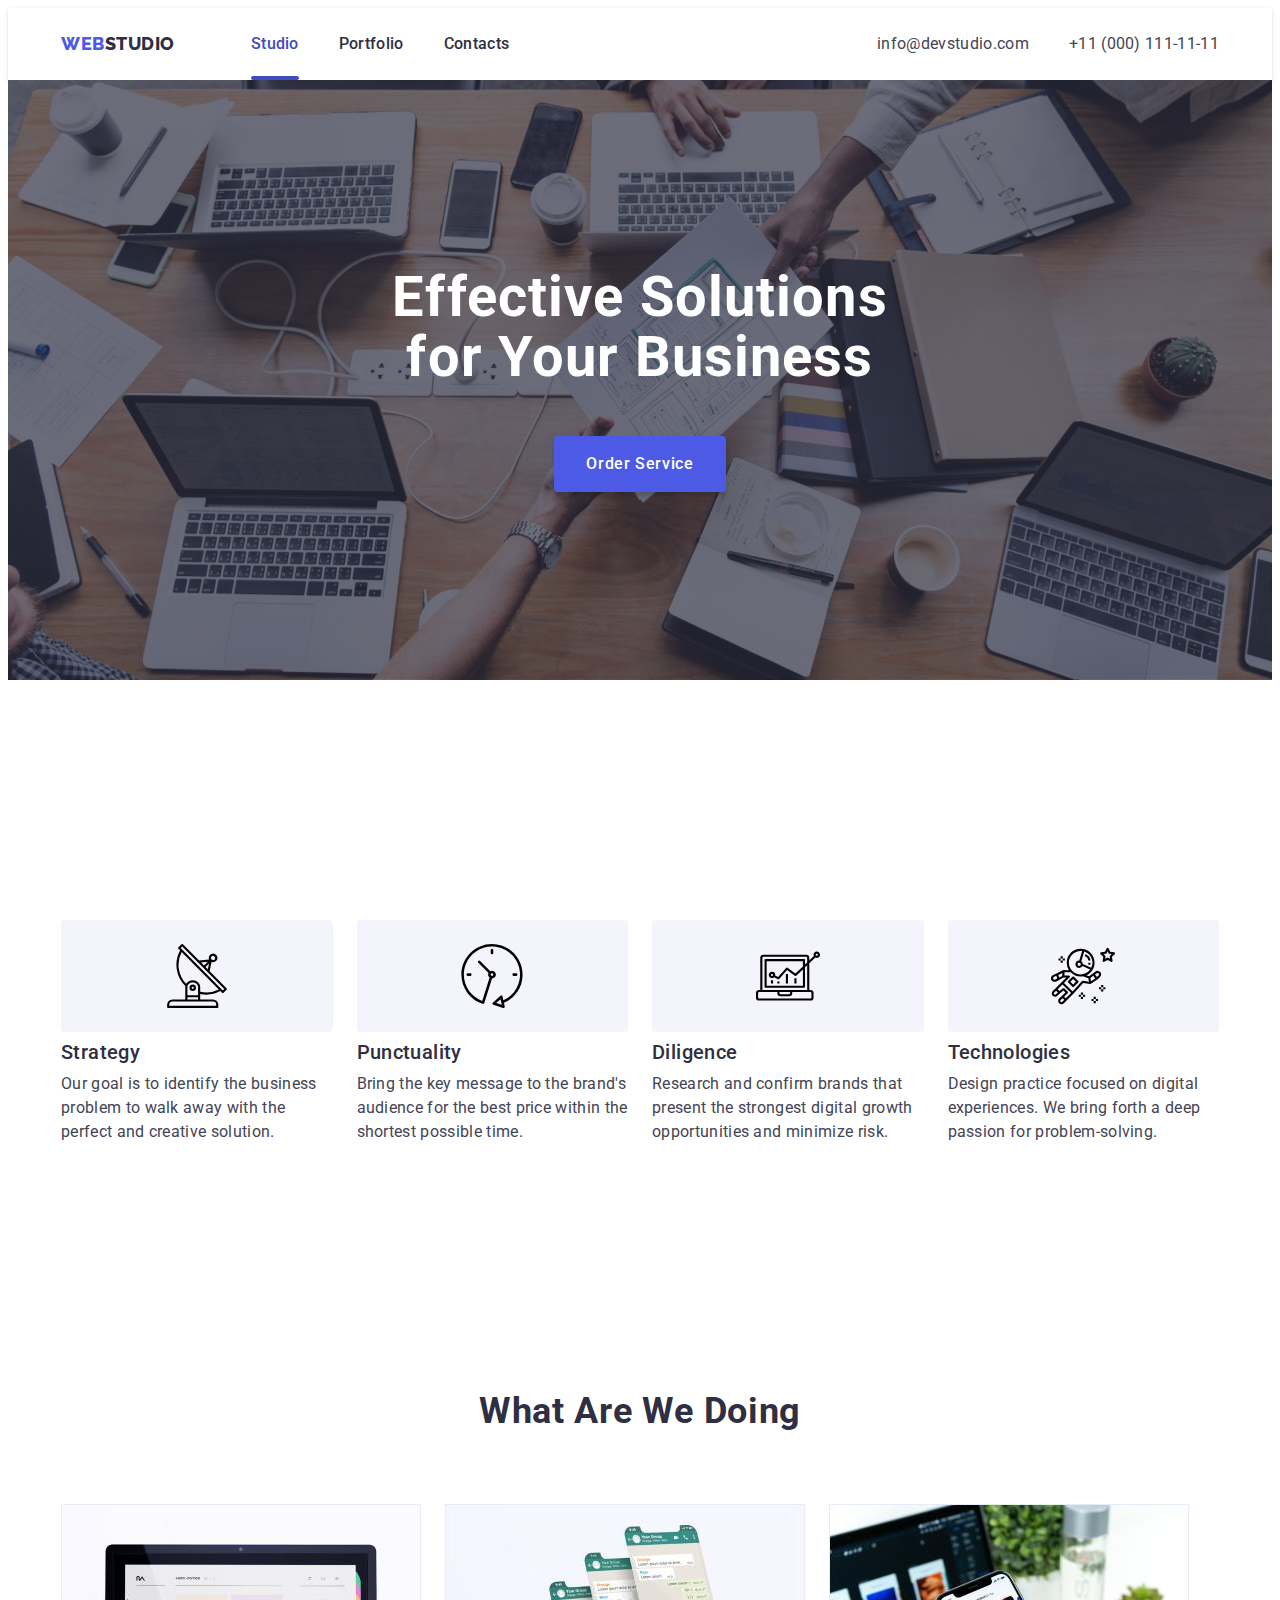
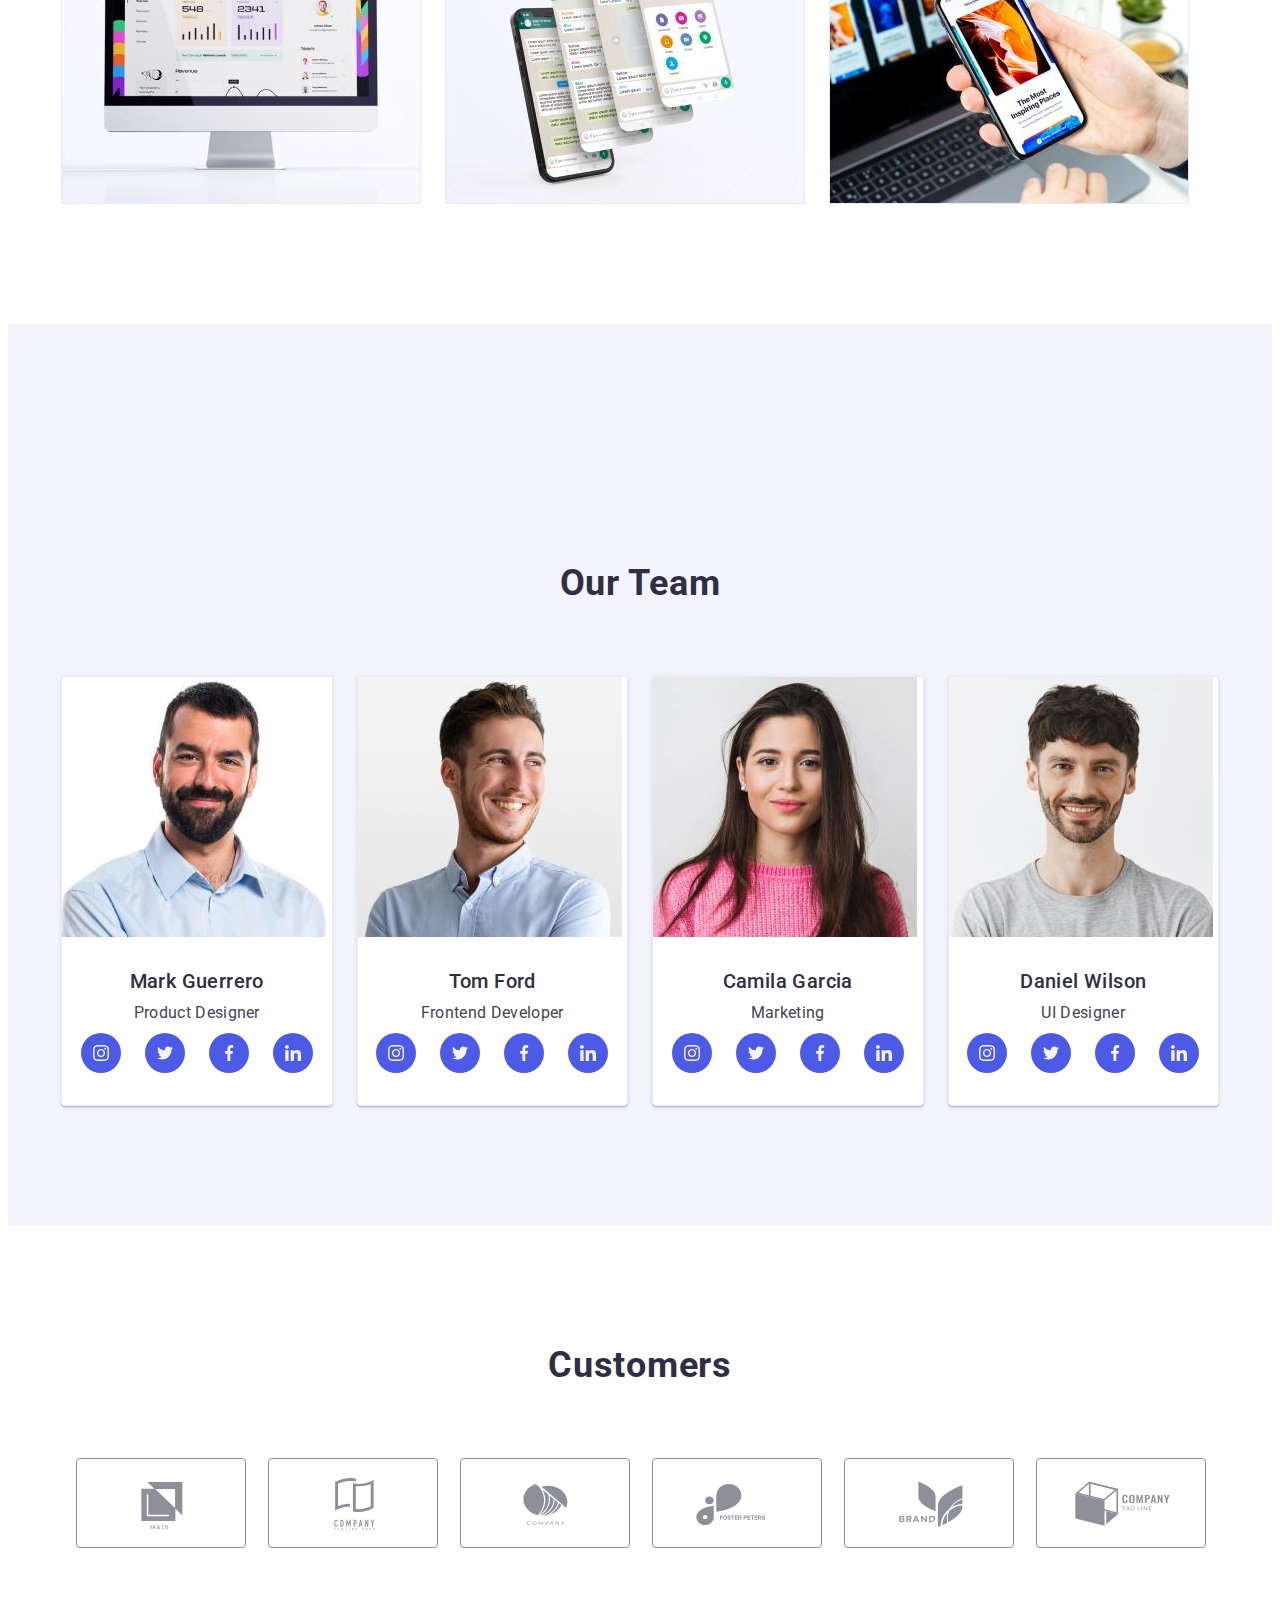
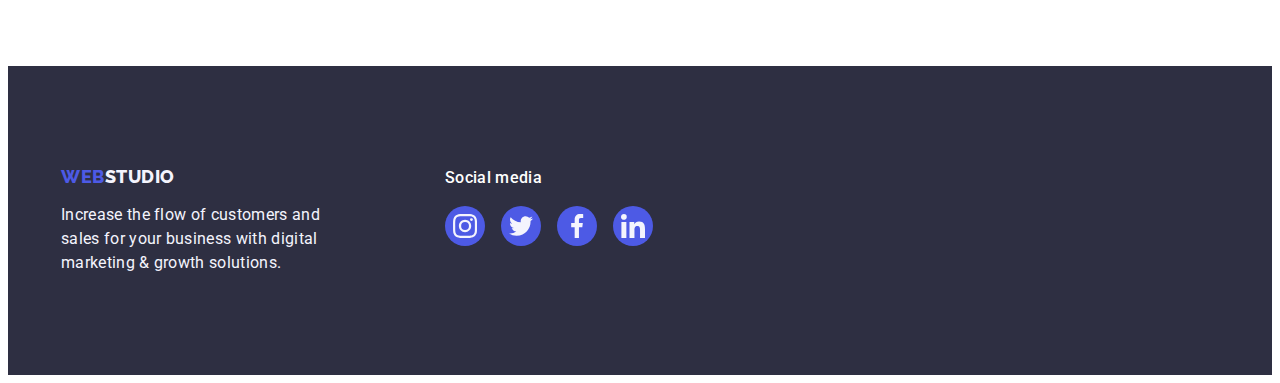
<file: index.html>
<!DOCTYPE html>
<html lang="en">
  <head>
    <meta charset="UTF-8" />
    <meta name="viewport" content="width=device-width, initial-scale=1.0" />
    <title>Studio</title>
    <link rel="preconnect" href="https://fonts.googleapis.com" />
    <link rel="preconnect" href="https://fonts.gstatic.com" crossorigin />
    <link
      href="https://fonts.googleapis.com/css2?family=Raleway:wght@800&family=Roboto:wght@400;500;700;900&display=swap"
      rel="stylesheet"
    />
    <link
      rel="stylesheet"
      href="https://cdnjs.cloudflare.com/ajax/libs/modern-normalize/2.0.0/modern-normalize.min.css"
      integrity="sha512-4xo8blKMVCiXpTaLzQSLSw3KFOVPWhm/TRtuPVc4WG6kUgjH6J03IBuG7JZPkcWMxJ5huwaBpOpnwYElP/m6wg=="
      crossorigin="anonymous"
      referrerpolicy="no-referrer"
    />
    <link rel="stylesheet" href="./css/styles.css" />
  </head>
  <body>
    <!-- Site header -->
    <header class="header">
      <div class="container page-header-container">
        <nav class="page-nav">
          <a class="header-logo link" href="./index.html"
            >Web<span class="logo-header">Studio</span></a
          >
          <ul class="site-nav list">
            <li>
              <a href="./index.html" class="site-nav-link link-nav-active link"
                >Studio</a
              >
            </li>
            <li>
              <a href="./portfolio.html" class="site-nav-link link"
                >Portfolio</a
              >
            </li>
            <li><a href="" class="site-nav-link link">Contacts</a></li>
          </ul>
        </nav>
        <address class="address">
          <ul class="address-list list">
            <li class="nav-contact">
              <a class="link" href="mailto:info@devstudio.com"
                >info@devstudio.com</a
              >
            </li>
            <li class="nav-contact">
              <a class="link" href="tel:+110001111111">+11 (000) 111-11-11</a>
            </li>
          </ul>
        </address>
      </div>
    </header>

    <!-- Hero image -->
    <main>
      <section class="hero">
        <div class="container">
          <h1 class="hero-title">Effective Solutions for Your Business</h1>
          <button class="button pointer" type="button" data-modal-open>
            Order Service
          </button>
        </div>
      </section>

      <!-- Feature -->
      <section class="section">
        <div class="container">
          <h2 class="visually-hiddeen">Company feature</h2>
          <ul class="feature-list list">
            <li class="feature-item">
              <div class="feature-icon">
                <svg width="64" height="64">
                  <use href="./images/icons.svg#icon-antenna"></use>
                </svg>
              </div>
              <h3 class="section-subject">Strategy</h3>
              <p class="section-subtitle">
                Our goal is to identify the business problem to walk away with
                the perfect and creative solution.
              </p>
            </li>

            <li class="feature-item">
              <div class="feature-icon">
                <svg width="64" height="64">
                  <use href="./images/icons.svg#icon-clock"></use>
                </svg>
              </div>
              <h3 class="section-subject">Punctuality</h3>
              <p class="section-subtitle">
                Bring the key message to the brand's audience for the best price
                within the shortest possible time.
              </p>
            </li>

            <li class="feature-item">
              <div class="feature-icon">
                <svg width="64" height="64">
                  <use href="./images/icons.svg#icon-diagram"></use>
                </svg>
              </div>
              <h3 class="section-subject">Diligence</h3>
              <p class="section-subtitle">
                Research and confirm brands that present the strongest digital
                growth opportunities and minimize risk.
              </p>
            </li>

            <li class="feature-item">
              <div class="feature-icon">
                <svg width="64" height="64">
                  <use href="./images/icons.svg#icon-astronaut"></use>
                </svg>
              </div>
              <h3 class="section-subject">Technologies</h3>
              <p class="section-subtitle">
                Design practice focused on digital experiences. We bring forth a
                deep passion for problem-solving.
              </p>
            </li>
          </ul>
        </div>
      </section>

      <!-- What are we doing -->

      <section class="section">
        <div class="container">
          <h2 class="section-title">What are we doing</h2>
          <ul class="list section-item">
            <li class="work-item">
              <img
                src="./images/monoblok.jpg"
                alt="Monoblok"
                width="360"
                height="300"
              />
            </li>
            <li class="work-item">
              <img
                src="./images/screen.jpg"
                alt="Screen"
                width="360"
                height="300"
              />
            </li>
            <li class="work-item">
              <img
                src="./images/phone.jpg"
                alt="Phone"
                width="360"
                height="300"
              />
            </li>
          </ul>
        </div>
      </section>

      <!-- Our Team -->

      <section class="section team">
        <div class="container container-team">
          <h2 class="section-title">Our Team</h2>
          <ul class="list team-item">
            <li class="section-list">
              <img
                src="./images/mark.jpg"
                alt="Photo Product Designer"
                width="264"
                height="260"
              />
              <div class="team-list">
                <h3 class="section-subject">Mark Guerrero</h3>
                <p class="section-subtitle">Product Designer</p>
                <ul class="list social-list">
                  <li class="social-item">
                    <a class="social-link" href="">
                      <svg class="social-icon" width="16" height="16">
                        <use href="./images/icons.svg#icon-instagram"></use>
                      </svg>
                    </a>
                  </li>
                  <li class="social-item">
                    <a class="social-link" href="">
                      <svg class="social-icon" width="16" height="16">
                        <use href="./images/icons.svg#icon-twitter"></use>
                      </svg>
                    </a>
                  </li>
                  <li class="social-item">
                    <a class="social-link" href="">
                      <svg class="social-icon" width="16" height="16">
                        <use href="./images/icons.svg#icon-facebook"></use>
                      </svg>
                    </a>
                  </li>
                  <li class="social-item">
                    <a class="social-link" href="">
                      <svg class="social-icon" width="16" height="16">
                        <use href="./images/icons.svg#icon-linkedin"></use>
                      </svg>
                    </a>
                  </li>
                </ul>
              </div>
            </li>

            <li class="section-list">
              <img
                src="./images/tom.jpg"
                alt="Photo Frontend Developer"
                width="264"
                height="260"
              />
              <div class="team-list">
                <h3 class="section-subject">Tom Ford</h3>
                <p class="section-subtitle">Frontend Developer</p>
                <ul class="list social-list">
                  <li class="social-item">
                    <a class="social-link" href="">
                      <svg class="social-icon" width="16" height="16">
                        <use href="./images/icons.svg#icon-instagram"></use>
                      </svg>
                    </a>
                  </li>
                  <li class="social-item">
                    <a class="social-link" href="">
                      <svg class="social-icon" width="16" height="16">
                        <use href="./images/icons.svg#icon-twitter"></use>
                      </svg>
                    </a>
                  </li>
                  <li class="social-item">
                    <a class="social-link" href="">
                      <svg class="social-icon" width="16" height="16">
                        <use href="./images/icons.svg#icon-facebook"></use>
                      </svg>
                    </a>
                  </li>
                  <li class="social-item">
                    <a class="social-link" href="">
                      <svg class="social-icon" width="16" height="16">
                        <use href="./images/icons.svg#icon-linkedin"></use>
                      </svg>
                    </a>
                  </li>
                </ul>
              </div>
            </li>

            <li class="section-list">
              <img
                src="./images/gamila.jpg"
                alt="Photo Marketing"
                width="264"
                height="260"
              />
              <div class="team-list">
                <h3 class="section-subject">Camila Garcia</h3>
                <p class="section-subtitle">Marketing</p>
                <ul class="list social-list">
                  <li class="social-item">
                    <a class="social-link" href="">
                      <svg class="social-icon" width="16" height="16">
                        <use href="./images/icons.svg#icon-instagram"></use>
                      </svg>
                    </a>
                  </li>
                  <li class="social-item">
                    <a class="social-link" href="">
                      <svg class="social-icon" width="16" height="16">
                        <use href="./images/icons.svg#icon-twitter"></use>
                      </svg>
                    </a>
                  </li>
                  <li class="social-item">
                    <a class="social-link" href="">
                      <svg class="social-icon" width="16" height="16">
                        <use href="./images/icons.svg#icon-facebook"></use>
                      </svg>
                    </a>
                  </li>
                  <li class="social-item">
                    <a class="social-link" href="">
                      <svg class="social-icon" width="16" height="16">
                        <use href="./images/icons.svg#icon-linkedin"></use>
                      </svg>
                    </a>
                  </li>
                </ul>
              </div>
            </li>

            <li class="section-list">
              <img
                src="./images/daniel.jpg"
                alt="Photo UI Designer"
                width="264"
                height="260"
              />
              <div class="team-list">
                <h3 class="section-subject">Daniel Wilson</h3>
                <p class="section-subtitle">UI Designer</p>
                <ul class="list social-list">
                  <li class="social-item">
                    <a class="social-link" href="">
                      <svg class="social-icon" width="16" height="16">
                        <use href="./images/icons.svg#icon-instagram"></use>
                      </svg>
                    </a>
                  </li>
                  <li class="social-item">
                    <a class="social-link" href="">
                      <svg class="social-icon" width="16" height="16">
                        <use href="./images/icons.svg#icon-twitter"></use>
                      </svg>
                    </a>
                  </li>
                  <li class="social-item">
                    <a class="social-link" href="">
                      <svg class="social-icon" width="16" height="16">
                        <use href="./images/icons.svg#icon-facebook"></use>
                      </svg>
                    </a>
                  </li>
                  <li class="social-item">
                    <a class="social-link" href="">
                      <svg class="social-icon" width="16" height="16">
                        <use href="./images/icons.svg#icon-linkedin"></use>
                      </svg>
                    </a>
                  </li>
                </ul>
              </div>
            </li>
          </ul>
        </div>
      </section>

      <!-- Customers -->

      <section class="section">
        <div class="container">
          <h2 class="section-title">Customers</h2>
          <ul class="list customers-list">
            <li class="customers-item">
              <a class="customers-link" href="">
                <svg class="customers-icon" width="104" height="56">
                  <use href="./images/icons.svg#icon-logo1"></use>
                </svg>
              </a>
            </li>
            <li class="customers-item">
              <a class="customers-link" href="">
                <svg class="customers-icon" width="104" height="56">
                  <use href="./images/icons.svg#icon-logo2"></use>
                </svg>
              </a>
            </li>
            <li class="customers-item">
              <a class="customers-link" href="">
                <svg class="customers-icon" width="104" height="56">
                  <use href="./images/icons.svg#icon-logo3"></use>
                </svg>
              </a>
            </li>
            <li class="customers-item">
              <a class="customers-link" href="">
                <svg class="customers-icon" width="104" height="56">
                  <use href="./images/icons.svg#icon-logo4"></use>
                </svg>
              </a>
            </li>
            <li class="customers-item">
              <a class="customers-link" href="">
                <svg class="customers-icon" width="104" height="56">
                  <use href="./images/icons.svg#icon-logo5"></use>
                </svg>
              </a>
            </li>
            <li class="customers-item">
              <a class="customers-link" href="">
                <svg class="customers-icon" width="104" height="56">
                  <use href="./images/icons.svg#icon-logo6"></use>
                </svg>
              </a>
            </li>
          </ul>
        </div>
      </section>
    </main>

    <!-- Site footer -->
    <footer class="footer">
      <div class="container footer-list">
        <div class="page-footer">
          <a class="footer-logo link" href="./index.html"
            >Web<span class="logo-footer">Studio</span></a
          >
          <p class="footer-text">
            Increase the flow of customers and sales for your business with
            digital marketing & growth solutions.
          </p>
        </div>

        <div class="footer-social">
          <p class="footer-social-text">Social media</p>
          <ul class="list footer-social-list">
            <li class="footer-social-item">
              <a class="footer-social-link" href="">
                <svg class="footer-social-icon" width="24" height="24">
                  <use href="./images/icons.svg#icon-instagram"></use>
                </svg>
              </a>
            </li>
            <li class="footer-social-item">
              <a class="footer-social-link" href="">
                <svg class="footer-social-icon" width="24" height="24">
                  <use href="./images/icons.svg#icon-twitter"></use>
                </svg>
              </a>
            </li>
            <li class="footer-social-item">
              <a class="footer-social-link" href="">
                <svg class="footer-social-icon" width="24" height="24">
                  <use href="./images/icons.svg#icon-facebook"></use>
                </svg>
              </a>
            </li>
            <li class="footer-social-item">
              <a class="footer-social-link" href="">
                <svg class="footer-social-icon" width="24" height="24">
                  <use href="./images/icons.svg#icon-linkedin"></use>
                </svg>
              </a>
            </li>
          </ul>
        </div>
      </div>
    </footer>

    <div class="backdrop is-hidden" data-modal>
      <div class="modal">
        <button class="modal-close-btn" type="button" data-modal-close>
          <svg class="modal-close-icon" width="8" height="8">
            <use href="./images/icons.svg#icon-modal-close"></use>
          </svg>
        </button>
      </div>
    </div>

    <script src="./js/modal.js"></script>
  </body>
</html>
</file>
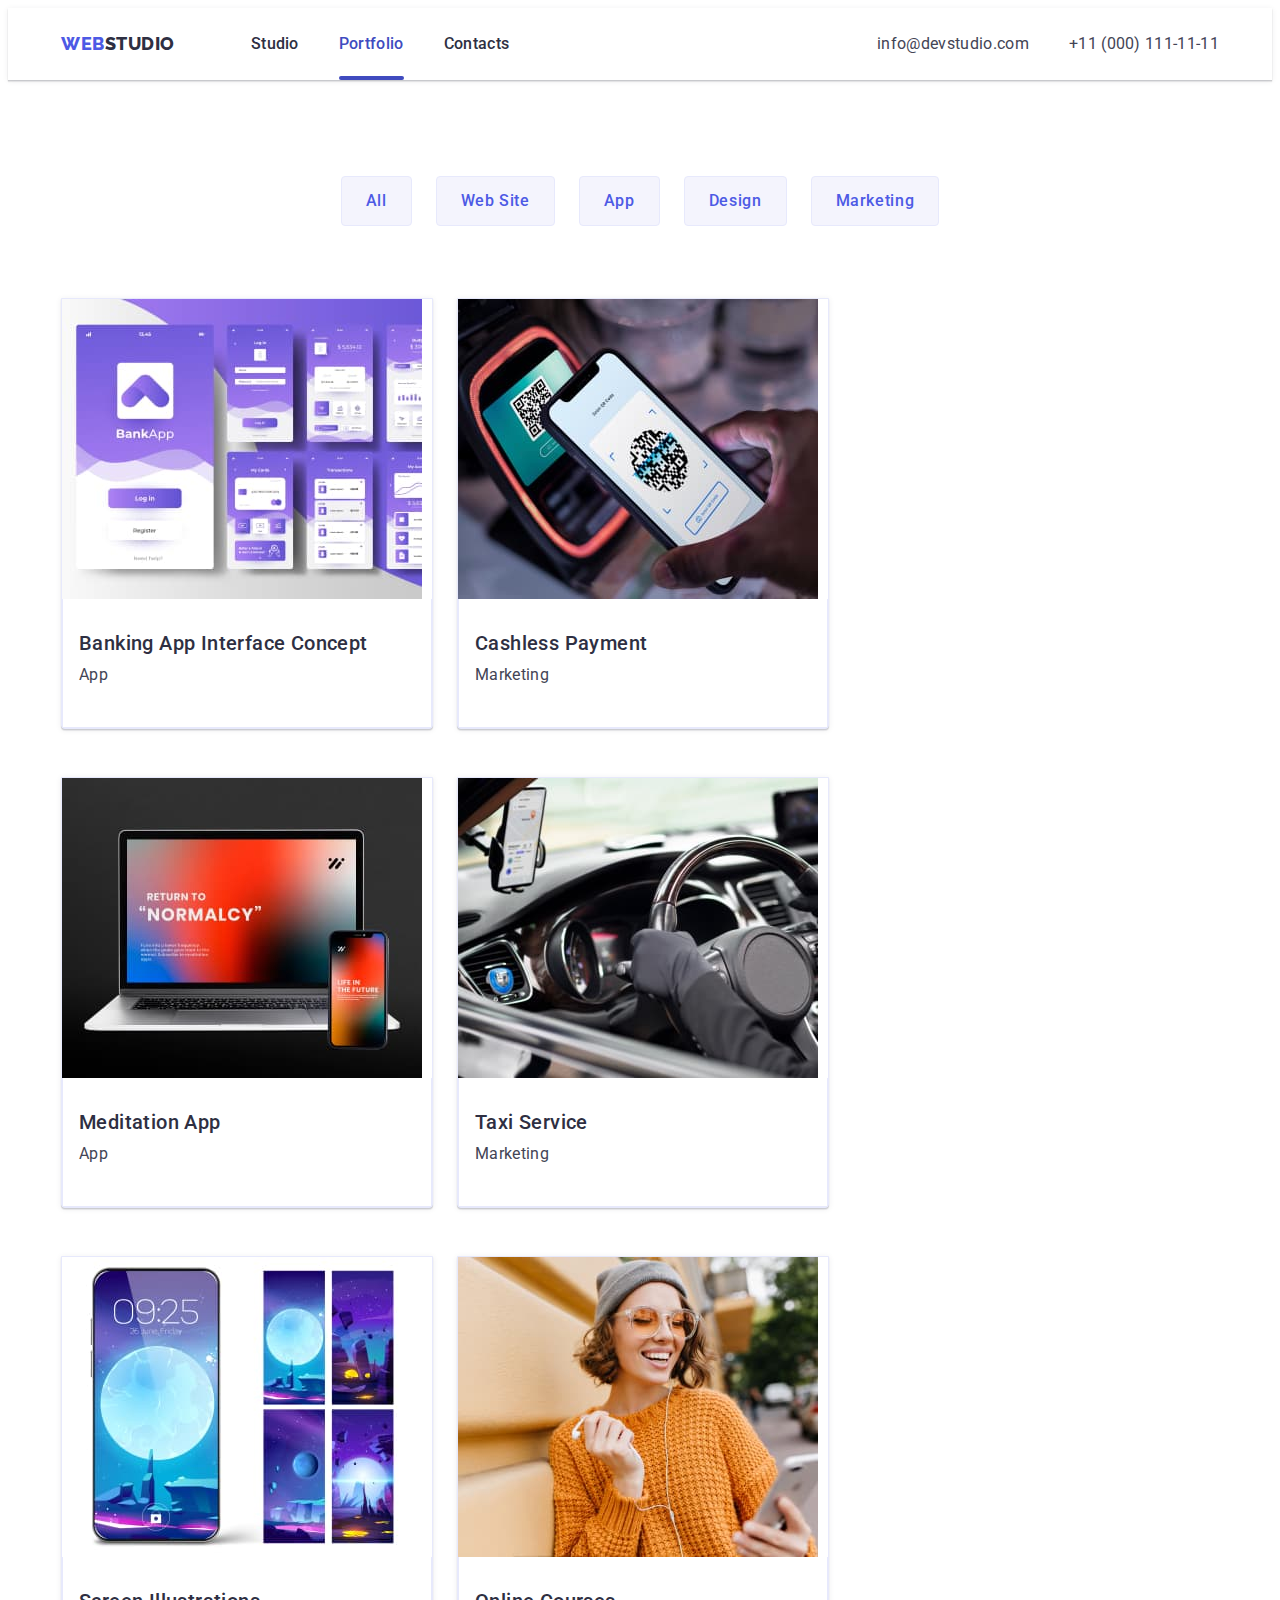
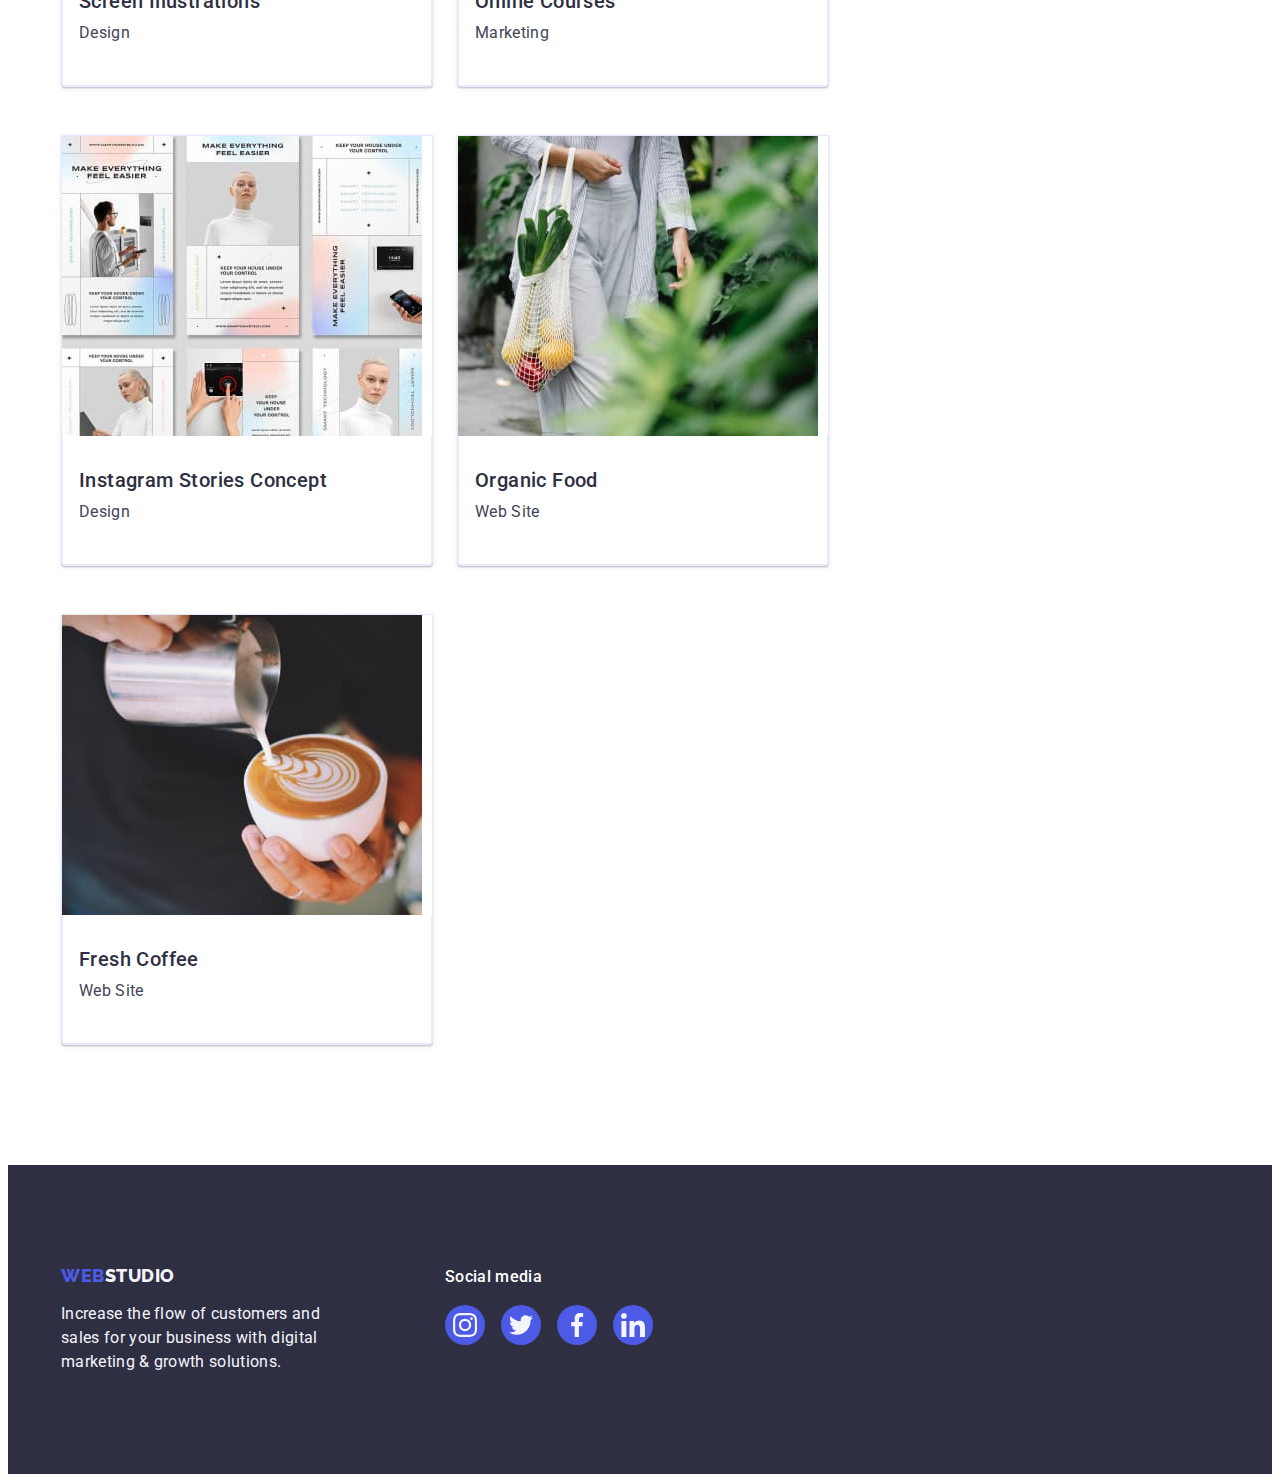
<file: portfolio.html>
<!DOCTYPE html>
<html lang="en">
  <head>
    <meta charset="UTF-8" />
    <meta name="viewport" content="width=device-width, initial-scale=1.0" />
    <title>Portfolio</title>
    <link rel="preconnect" href="https://fonts.googleapis.com" />
    <link rel="preconnect" href="https://fonts.gstatic.com" crossorigin />
    <link
      href="https://fonts.googleapis.com/css2?family=Raleway:wght@800&family=Roboto:wght@400;500;700;900&display=swap"
      rel="stylesheet"
    />
    <link
      rel="stylesheet"
      href="https://cdnjs.cloudflare.com/ajax/libs/modern-normalize/2.0.0/modern-normalize.min.css"
      integrity="sha512-4xo8blKMVCiXpTaLzQSLSw3KFOVPWhm/TRtuPVc4WG6kUgjH6J03IBuG7JZPkcWMxJ5huwaBpOpnwYElP/m6wg=="
      crossorigin="anonymous"
      referrerpolicy="no-referrer"
    />
    <link rel="stylesheet" href="./css/styles.css" />
  </head>
  <body>
    <!-- Site header -->
    <header class="header">
      <div class="container page-header-container">
        <nav class="page-nav">
          <a class="header-logo link" href="./index.html"
            >Web<span class="logo-header">Studio</span></a
          >
          <ul class="site-nav list">
            <li>
              <a href="./index.html" class="site-nav-link link">Studio</a>
            </li>
            <li>
              <a
                href="./portfolio.html"
                class="site-nav-link link-nav-active link"
                >Portfolio</a
              >
            </li>
            <li><a href="" class="site-nav-link link">Contacts</a></li>
          </ul>
        </nav>
        <address class="address">
          <ul class="address-list list">
            <li class="nav-contact">
              <a class="link" href="mailto:info@devstudio.com"
                >info@devstudio.com</a
              >
            </li>
            <li class="nav-contact">
              <a class="link" href="tel:+110001111111">+11 (000) 111-11-11</a>
            </li>
          </ul>
        </address>
      </div>
    </header>

    <!-- Portfolio -->

    <main>
      <section class="section portfolio-section">
        <div class="container">
          <h1 class="visually-hiddeen">Our work</h1>
          <ul class="filter list">
            <li class="filter-item">
              <button type="button" class="btn filter-btn pointer">All</button>
            </li>
            <li class="filter-item">
              <button type="button" class="btn filter-btn pointer">
                Web Site
              </button>
            </li>
            <li class="filter-item">
              <button type="button" class="btn filter-btn pointer">App</button>
            </li>
            <li class="filter-item">
              <button type="button" class="btn filter-btn pointer">
                Design
              </button>
            </li>
            <li class="filter-item">
              <button type="button" class="btn filter-btn pointer">
                Marketing
              </button>
            </li>
          </ul>
          <ul class="portfolio-list list">
            <li class="section-list photo-item">
              <a href="" class="link photo-link">
                <div class="portfolio-overlay">
                  <img
                    src="./images/portfolio/banking.jpg"
                    alt="Banking App Interface Concept"
                    width="360"
                    height="300"
                  />
                  <p class="overlay">
                    14 Stylish and User-Friendly App Design Concepts · Task
                    Manager App · Calorie Tracker App · Exotic Fruit Ecommerce
                    App · Cloud Storage App
                  </p>
                </div>
              </a>
              <div class="work-text">
                <h2 class="section-subject">Banking App Interface Concept</h2>
                <p class="section-subtitle">App</p>
              </div>
            </li>
            <li class="section-list photo-item">
              <a href="" class="link photo-link">
                <div class="portfolio-overlay">
                  <img
                    src="./images/portfolio/cashless.jpg"
                    alt="Cashless Payment"
                    width="360"
                    height="300"
                  />
                  <p class="overlay">
                    14 Stylish and User-Friendly App Design Concepts · Task
                    Manager App · Calorie Tracker App · Exotic Fruit Ecommerce
                    App · Cloud Storage App
                  </p>
                </div>
              </a>
              <div class="work-text">
                <h2 class="section-subject">Cashless Payment</h2>
                <p class="section-subtitle">Marketing</p>
              </div>
            </li>
            <li class="section-list photo-item">
              <a href="" class="link photo-link">
                <div class="portfolio-overlay">
                  <img
                    src="./images/portfolio/meditalion.jpg"
                    alt="Meditation App"
                    width="360"
                    height="300"
                  />
                  <p class="overlay">
                    14 Stylish and User-Friendly App Design Concepts · Task
                    Manager App · Calorie Tracker App · Exotic Fruit Ecommerce
                    App · Cloud Storage App
                  </p>
                </div>
              </a>
              <div class="work-text">
                <h2 class="section-subject">Meditation App</h2>
                <p class="section-subtitle">App</p>
              </div>
            </li>
            <li class="section-list photo-item">
              <a href="" class="link photo-link">
                <div class="portfolio-overlay">
                  <img
                    src="./images/portfolio/taxi.jpg"
                    alt="Taxi Service"
                    width="360"
                    height="300"
                  />
                  <p class="overlay">
                    14 Stylish and User-Friendly App Design Concepts · Task
                    Manager App · Calorie Tracker App · Exotic Fruit Ecommerce
                    App · Cloud Storage App
                  </p>
                </div>
              </a>
              <div class="work-text">
                <h2 class="section-subject">Taxi Service</h2>
                <p class="section-subtitle">Marketing</p>
              </div>
            </li>
            <li class="section-list photo-item">
              <a href="" class="link photo-link">
                <div class="portfolio-overlay">
                  <img
                    src="./images/portfolio/screens.jpg"
                    alt="Screen Illustrations"
                    width="360"
                    height="300"
                  />
                  <p class="overlay">
                    14 Stylish and User-Friendly App Design Concepts · Task
                    Manager App · Calorie Tracker App · Exotic Fruit Ecommerce
                    App · Cloud Storage App
                  </p>
                </div>
              </a>
              <div class="work-text">
                <h2 class="section-subject">Screen Illustrations</h2>
                <p class="section-subtitle">Design</p>
              </div>
            </li>
            <li class="section-list photo-item">
              <a href="" class="link photo-link">
                <div class="portfolio-overlay">
                  <img
                    src="./images/portfolio/courses.jpg"
                    alt="Online Courses"
                    width="360"
                    height="300"
                  />
                  <p class="overlay">
                    14 Stylish and User-Friendly App Design Concepts · Task
                    Manager App · Calorie Tracker App · Exotic Fruit Ecommerce
                    App · Cloud Storage App
                  </p>
                </div>
              </a>
              <div class="work-text">
                <h2 class="section-subject">Online Courses</h2>
                <p class="section-subtitle">Marketing</p>
              </div>
            </li>
            <li class="section-list photo-item">
              <a href="" class="link photo-link">
                <div class="portfolio-overlay">
                  <img
                    src="./images/portfolio/stories.jpg"
                    alt="Instagram Stories Concept"
                    width="360"
                    height="300"
                  />
                  <p class="overlay">
                    14 Stylish and User-Friendly App Design Concepts · Task
                    Manager App · Calorie Tracker App · Exotic Fruit Ecommerce
                    App · Cloud Storage App
                  </p>
                </div>
              </a>
              <div class="work-text">
                <h2 class="section-subject">Instagram Stories Concept</h2>
                <p class="section-subtitle">Design</p>
              </div>
            </li>
            <li class="section-list photo-item">
              <a href="" class="link photo-link">
                <div class="portfolio-overlay">
                  <img
                    src="./images/portfolio/food.jpg"
                    alt="Organic Food"
                    width="360"
                    height="300"
                  />
                  <p class="overlay">
                    14 Stylish and User-Friendly App Design Concepts · Task
                    Manager App · Calorie Tracker App · Exotic Fruit Ecommerce
                    App · Cloud Storage App
                  </p>
                </div>
              </a>
              <div class="work-text">
                <h2 class="section-subject">Organic Food</h2>
                <p class="section-subtitle">Web Site</p>
              </div>
            </li>
            <li class="section-list photo-item">
              <a href="" class="link photo-link">
                <div class="portfolio-overlay">
                  <img
                    src="./images/portfolio/coffee.jpg"
                    alt="Fresh Coffee"
                    width="360"
                    height="300"
                  />
                  <p class="overlay">
                    14 Stylish and User-Friendly App Design Concepts · Task
                    Manager App · Calorie Tracker App · Exotic Fruit Ecommerce
                    App · Cloud Storage App
                  </p>
                </div>
              </a>
              <div class="work-text">
                <h2 class="section-subject">Fresh Coffee</h2>
                <p class="section-subtitle">Web Site</p>
              </div>
            </li>
          </ul>
        </div>
      </section>
    </main>

    <!-- Site footer -->
    <footer class="footer">
      <div class="container footer-list">
        <div class="page-footer">
          <a class="footer-logo link" href="./index.html"
            >Web<span class="logo-footer">Studio</span></a
          >
          <p class="footer-text">
            Increase the flow of customers and sales for your business with
            digital marketing & growth solutions.
          </p>
        </div>

        <div class="footer-social">
          <p class="footer-social-text">Social media</p>
          <ul class="list footer-social-list">
            <li class="footer-social-item">
              <a class="footer-social-link" href="">
                <svg class="footer-social-icon" width="24" height="24">
                  <use href="./images/icons.svg#icon-instagram"></use>
                </svg>
              </a>
            </li>
            <li class="footer-social-item">
              <a class="footer-social-link" href="">
                <svg class="footer-social-icon" width="24" height="24">
                  <use href="./images/icons.svg#icon-twitter"></use>
                </svg>
              </a>
            </li>
            <li class="footer-social-item">
              <a class="footer-social-link" href="">
                <svg class="footer-social-icon" width="24" height="24">
                  <use href="./images/icons.svg#icon-facebook"></use>
                </svg>
              </a>
            </li>
            <li class="footer-social-item">
              <a class="footer-social-link" href="">
                <svg class="footer-social-icon" width="24" height="24">
                  <use href="./images/icons.svg#icon-linkedin"></use>
                </svg>
              </a>
            </li>
          </ul>
        </div>
      </div>
    </footer>
  </body>
</html>
</file>
<file: css/styles.css>
:root {
  --primary-text-color: #434455;
  --secondary-text-color: #2e2f42;
  --accent-color: #4d5ae5;
  --background-primary-color: #ffffff;
  --customers-color: #8e8f99;
  --transition-duration: 250ms;
  --transition-function: cubic-bezier(0.4, 0, 0.2, 1);
}

body {
  font-family: 'Roboto', sans-serif;
  color: var(--primary-text-color);
  background-color: var(--background-primary-color);
}

.list {
  list-style: none;
  padding: 0;
  margin: 0;
}

.link {
  text-decoration: none;
}

.pointer {
  cursor: pointer;
}

h1,
h2,
h3,
h4,
p {
  margin: 0;
}

ul,
ol {
  margin: 0;
  padding: 0;
}

img {
  display: block;
}

.container {
  width: 1158px;
  margin: 0 auto;
  padding: 0 15px;
}

/* ======= HEADER ======= */

.header {
  border-bottom: 1px solid e7e9fc;
  box-shadow: 0px 2px 1px rgba(46, 47, 66, 0.08),
    0px 1px 1px rgba(46, 47, 66, 0.16), 0px 1px 6px rgba(46, 47, 66, 0.08);
}

.page-header-container {
  display: flex;
}

.page-nav {
  display: flex;
  align-items: center;
}

.header-logo {
  padding-top: 24px;
  padding-bottom: 24px;
  margin-right: 76px;
  font-family: 'Raleway', sans-serif;
  font-size: 18px;
  font-weight: 800;
  line-height: 1.17;
  letter-spacing: 0.03em;
  text-transform: uppercase;
  color: var(--accent-color);
}

.logo-header {
  color: var(--secondary-text-color);
}

.site-nav {
  display: flex;
  gap: 40px;
}

.link-nav-active {
  position: relative;
  color: #404bbf;
}

.link-nav-active::after {
  position: absolute;
  left: 0;
  top: calc(100% - 4px);
  display: block;
  content: '';
  width: 100%;
  height: 4px;
  bottom: -1px;
  border-radius: 2px;
  background: #404bbf;
}

.site-nav-link {
  display: inline-block;
  padding-top: 24px;
  padding-bottom: 24px;
  transition-property: color;
  transition-duration: var(--transition-duration);
  transition-timing-function: var(--transition-function);
  font-size: 16px;
  font-weight: 500;
  line-height: 1.5;
  letter-spacing: 0.02em;
  color: var(--secondary-text-color);
  /* color: #404bbf; */
}

.site-nav-link:hover,
.site-nav-link:focus {
  color: #404bbf;
}

.site-nav-link.link-nav-active {
  color: #404bbf;
}

.address-list {
  display: flex;
  gap: 40px;
}

.address {
  font-style: normal;
  margin-left: auto;
  padding-top: 24px;
  padding-bottom: 24px;
}

.nav-contact .link {
  font-family: 'Roboto', sans-serif;
  font-size: 16px;
  font-weight: 400;
  line-height: 1.5;
  letter-spacing: 0.02em;
  transition-property: color;
  transition-duration: var(--transition-duration);
  transition-timing-function: var(--transition-function);
  color: var(--primary-text-color);
}

.nav-contact .link:hover,
.nav-contact .link:focus {
  color: #404bbf;
}

/* ======= /HEADER ======= */

/* ======= HERO ======= */

.hero {
  margin-left: auto;
  margin-right: auto;
  padding: 188px 0;
  background-image: linear-gradient(
      rgba(46, 47, 66, 0.7),
      rgba(46, 47, 66, 0.7)
    ),
    url(../images/people-office.jpg);
  background-repeat: no-repeat;
  background-size: cover;
  background-position: center;
  max-width: 1440px;
  background-color: var(--secondary-text-color);
}

.hero-title {
  margin-left: auto;
  margin-right: auto;
  max-width: 496px;
  margin-bottom: 48px;
  font-size: 56px;
  font-weight: 700;
  line-height: 1.07;
  letter-spacing: 1.12px;
  text-align: center;
  color: var(--background-primary-color);
}

.button {
  display: block;
  margin-left: auto;
  margin-right: auto;
  border: none;
  min-width: 169px;
  border-radius: 4px;
  box-shadow: 0px 4px 4px 0px rgba(0, 0, 0, 0.15);
  padding: 16px 32px;
  font-family: 'Roboto', sans-serif;
  font-size: 16px;
  font-weight: 500;
  line-height: 1.5;
  letter-spacing: 0.64px;
  transition-property: background-color;
  transition-duration: var(--transition-duration);
  transition-timing-function: var(--transition-function);
  color: var(--background-primary-color);
  background-color: var(--accent-color);
}

.button:hover,
.button:focus {
  background-color: #404bbf;
}

/* ======= SECTION ======= */

.visually-hiddeen {
  position: absolute;
  width: 1px;
  height: 1px;
  margin: -1px;
  border: 0;
  padding: 0;
  white-space: nowrap;
  clip-path: inset(100%);
  clip: rect(0 0 0 0);
  overflow: hidden;
}

.section {
  padding-top: 120px;
  padding-bottom: 120px;
}

.section-item {
  display: flex;
  gap: 24px;
}

.section-title {
  margin-bottom: 72px;
  text-align: center;
  font-size: 36px;
  font-weight: 700;
  line-height: 1.11;
  letter-spacing: 0.72px;
  text-transform: capitalize;
  color: var(--secondary-text-color);
}

.feature-list {
  padding-top: 120px;
  display: flex;
  gap: 24px;
}

.feature-item {
  width: calc((100% - 72px) / 4);
}

.feature-icon {
  display: flex;
  justify-content: center;
  align-items: center;
  height: 112px;
  margin-bottom: 8px;
  border-radius: 4px;
  background: #f4f4fd;
}

.section-subject {
  margin-bottom: 8px;
  font-size: 20px;
  font-weight: 500;
  line-height: 1.2;
  letter-spacing: 0.4px;
  color: var(--secondary-text-color);
}

.section-subtitle {
  margin-bottom: 8px;
  justify-content: center;
  align-items: center;
  font-size: 16px;
  font-weight: 400;
  line-height: 1.5;
  letter-spacing: 0.32px;
  color: var(--primary-text-color);
}

.container-team {
  padding-top: 120px;
}

.team {
  background-color: #f4f4fd;
}

.team-item {
  display: flex;
  gap: 24px;
}

.team-list {
  text-align: center;
  padding-top: 32px;
  padding-bottom: 32px;
}

.section-list {
  width: calc((100% - 72px) / 4);
  border-radius: 0px 0px 4px 4px;
  border: 1px solid #e7e9fc;
  background-color: #ffffff;
  box-shadow: 0px 1px 6px rgba(46, 47, 66, 0.08),
    0px 1px 1px rgba(46, 47, 66, 0.16), 0px 2px 1px rgba(46, 47, 66, 0.08);
}

.social-list {
  display: flex;
  gap: 24px;
  justify-content: center;
}
.social-item {
  width: 40px;
  height: 40px;
}

.social-link {
  display: flex;
  justify-content: center;
  align-items: center;
  width: 100%;
  height: 100%;
  border-radius: 50%;
  transition-property: background-color;
  transition-duration: var(--transition-duration);
  transition-timing-function: var(--transition-function);
  background-color: var(--accent-color);
  fill: #f4f4fd;
}

.social-link:hover,
.social-link:focus {
  background-color: #404bbf;
}

/* ======= CUSTOMERS ======= */

.customers-list {
  display: flex;
  gap: 24px;
  justify-content: center;
}

.customers-item {
  width: 168px;
  height: 88px;
}

.customers-link {
  display: flex;
  justify-content: center;
  align-items: center;
  width: 100%;
  height: 100%;
  transition-property: border-color, color;
  transition-duration: var(--transition-duration);
  transition-timing-function: var(--transition-function);
  border-radius: 4px;
  border: 1px solid var(--customers-color);
  color: var(--customers-color);
}

.customers-link:hover,
.customers-link:focus {
  border: 1px solid #404bbf;
  color: #404bbf;
}

.customers-icon {
  fill: currentColor;
}

/* ======= SITE FOOTER =======*/

.footer {
  padding: 100px 0;
  background-color: var(--secondary-text-color);
}

.footer-list {
  display: flex;
  align-items: baseline;
}

.page-footer {
  width: 264px;
  margin-right: 120px;
}

.footer-logo {
  display: inline-block;
  margin-bottom: 16px;
  font-family: 'Raleway', sans-serif;
  font-size: 18px;
  font-weight: 800;
  line-height: 1.17;
  text-transform: uppercase;
  letter-spacing: 0.03em;
  color: var(--accent-color);
}

.logo-footer {
  color: #f4f4fd;
}

.footer-text {
  font-family: 'Roboto', sans-serif;
  font-size: 16px;
  font-weight: 400;
  line-height: 1.5;
  letter-spacing: 0.32px;
  color: #f4f4fd;
}

.footer-social-text {
  margin-bottom: 16px;
  font-family: Roboto;
  font-size: 16px;
  font-style: normal;
  font-weight: 500;
  line-height: 1.5;
  letter-spacing: 0.32px;
  color: var(--background-primary-color);
}

.footer-social {
  display: inline-block;
}

.footer-social-list {
  display: flex;
  gap: 16px;
  justify-content: center;
}
.footer-social-item {
  width: 40px;
  height: 40px;
}

.footer-social-link {
  display: flex;
  justify-content: center;
  align-items: center;
  width: 100%;
  height: 100%;
  border-radius: 50%;
  transition-property: background-color;
  transition-duration: var(--transition-duration);
  transition-timing-function: var(--transition-function);
  background-color: var(--accent-color);
  fill: #f4f4fd;
}

.footer-social-link:hover,
.footer-social-link:focus {
  background-color: #31d0aa;
}

/* ======= PORTFOLIO ======= */

.portfolio-section {
  padding-top: 96px;
  padding-bottom: 120px;
}

.filter {
  display: flex;
  justify-content: center;
  gap: 24px;
  margin-bottom: 72px;
}

.filter-btn {
  background-color: #f4f4fd;
  color: var(--accent-color);
  border: 1px solid var(--cornflower, #e7e9fc);
  transition-property: color, border-color, box-shadow, background-color;
  transition-duration: var(--transition-duration);
  transition-timing-function: var(--transition-function);
}

.btn {
  display: block;
  padding: 12px 24px;
  justify-content: center;
  align-items: center;
  font-family: 'Roboto', sans-serif;
  text-align: center;
  font-size: 16px;
  font-weight: 500;
  line-height: 1.5;
  letter-spacing: 0.64px;
  border-radius: 4px;
}

.filter-btn:hover,
.filter-btn:focus {
  border: 1px solid transparent;
  color: var(--background-primary-color);
  background: #404bbf;
  box-shadow: 0px 3px 1px rgba(0, 0, 0, 0.1), 0px 2px 1px rgba(0, 0, 0, 0.08),
    0px 2px 2px rgba(0, 0, 0, 0.12);
}

.portfolio-list {
  display: flex;
  flex-wrap: wrap;
  column-gap: 24px;
  row-gap: 48px;
}

.work-text {
  padding: 32px 16px;
  border: 1px solid #e7e9fc;
  border-top: none;
}

.photo-item {
  display: block;
  width: calc((100% - 48px) / 3);
  cursor: pointer;
}

.photo-link {
  display: block;
  transition-property: box-shadow;
  transition-duration: var(--transition-duration);
  transition-timing-function: var(--transition-function);
}

.photo-link:hover {
  box-shadow: 0px 1px 6px rgba(46, 47, 66, 0.08),
    0px 1px 1px rgba(46, 47, 66, 0.16), 0px 2px 1px rgba(46, 47, 66, 0.08);
  transform: translateY(0%);
}

.photo-link:focus {
  box-shadow: 0px 1px 6px rgba(46, 47, 66, 0.08),
    0px 1px 1px rgba(46, 47, 66, 0.16), 0px 2px 1px rgba(46, 47, 66, 0.08);
  transform: translateY(0%);
}

.portfolio-overlay {
  position: relative;
  overflow: hidden;
}

.overlay {
  position: absolute;
  top: 0;
  left: 0;
  width: 100%;
  height: 100%;
  padding: 40px 32px;
  font-size: 16px;
  font-weight: 400;
  line-height: 1.5;
  letter-spacing: 0.32px;
  transform: translateY(100%);
  transition-property: transform;
  transition-duration: var(--transition-duration);
  transition-timing-function: var(--transition-function);
  color: #f4f4fd;
  background: var(--accent-color);
}

.photo-link:hover .overlay {
  transform: translateY(0%);
}

.photo-link:focus .overlay {
  transform: translateY(0%);
}

/* ======= BACKDROP =======*/

.backdrop {
  position: fixed;
  top: 0;
  left: 0;
  width: 100%;
  height: 100vh;
  opacity: 1;
  visibility: visible;
  background-color: rgba(46, 47, 66, 0.4);
  transition-property: visibility, opacity;
  transition-duration: var(--transition-duration);
  transition-timing-function: var(--transition-function);
}

.is-hidden {
  opacity: 0;
  visibility: hidden;
  pointer-events: none;
  transform: scale(0.5);
}

/* ======= MODAL WINDOW =======*/

.modal {
  position: absolute;
  top: 50%;
  left: 50%;
  transform: translate(-50%, -50%);
  width: 408px;
  min-height: 584px;
  border-radius: 4px;
  background: #fcfcfc;
  box-shadow: 0px 2px 1px 0px rgba(0, 0, 0, 0.2),
    0px 1px 3px 0px rgba(0, 0, 0, 0.12), 0px 1px 1px 0px rgba(0, 0, 0, 0.14);
  transition-property: transform;
  transition-duration: var(--transition-duration);
  transition-timing-function: var(--transition-function);
}

.modal-close-btn {
  position: absolute;
  display: flex;
  align-items: center;
  justify-content: center;
  top: 24px;
  right: 24px;
  width: 24px;
  height: 24px;
  line-height: 0;
  border-radius: 50%;
  padding: 0;
  cursor: pointer;
  transition-property: background-color, border;
  transition-duration: var(--transition-duration);
  transition-timing-function: var(--transition-function);
  border: 1px solid rgba(0, 0, 0, 0.1);
  background-color: #e7e9fc;
}

.modal-close-btn:hover,
.modal-close-btn:focus {
  background-color: #404bbf;
  border: none;
}

.modal-close-icon {
  transition-property: fill;
  transition-duration: var(--transition-duration);
  transition-timing-function: var(--transition-function);
  fill: var(--secondary-text-color);
}

.modal-close-btn:hover .modal-close-icon,
.modal-close-btn:focus .modal-close-icon {
  fill: var(--background-primary-color);
}

/* ======= MODAL FORM =======*/
</file>
